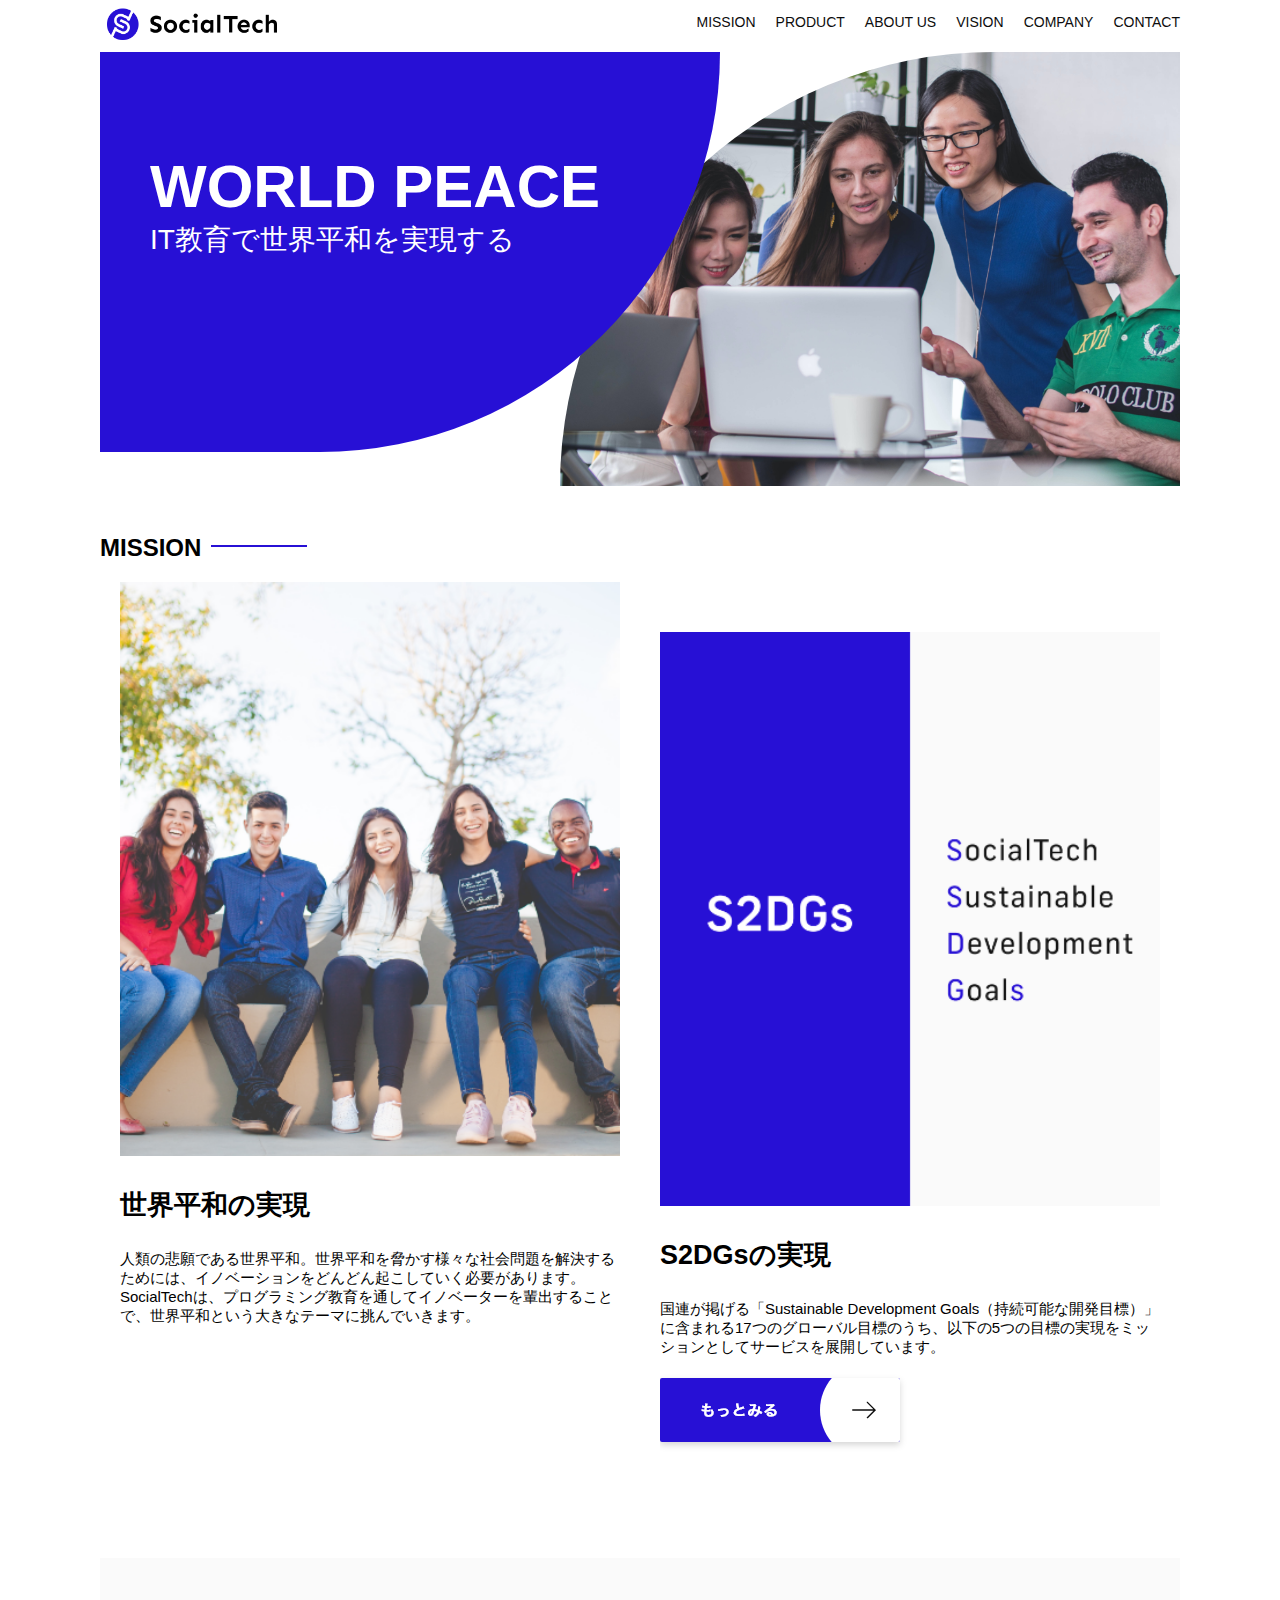
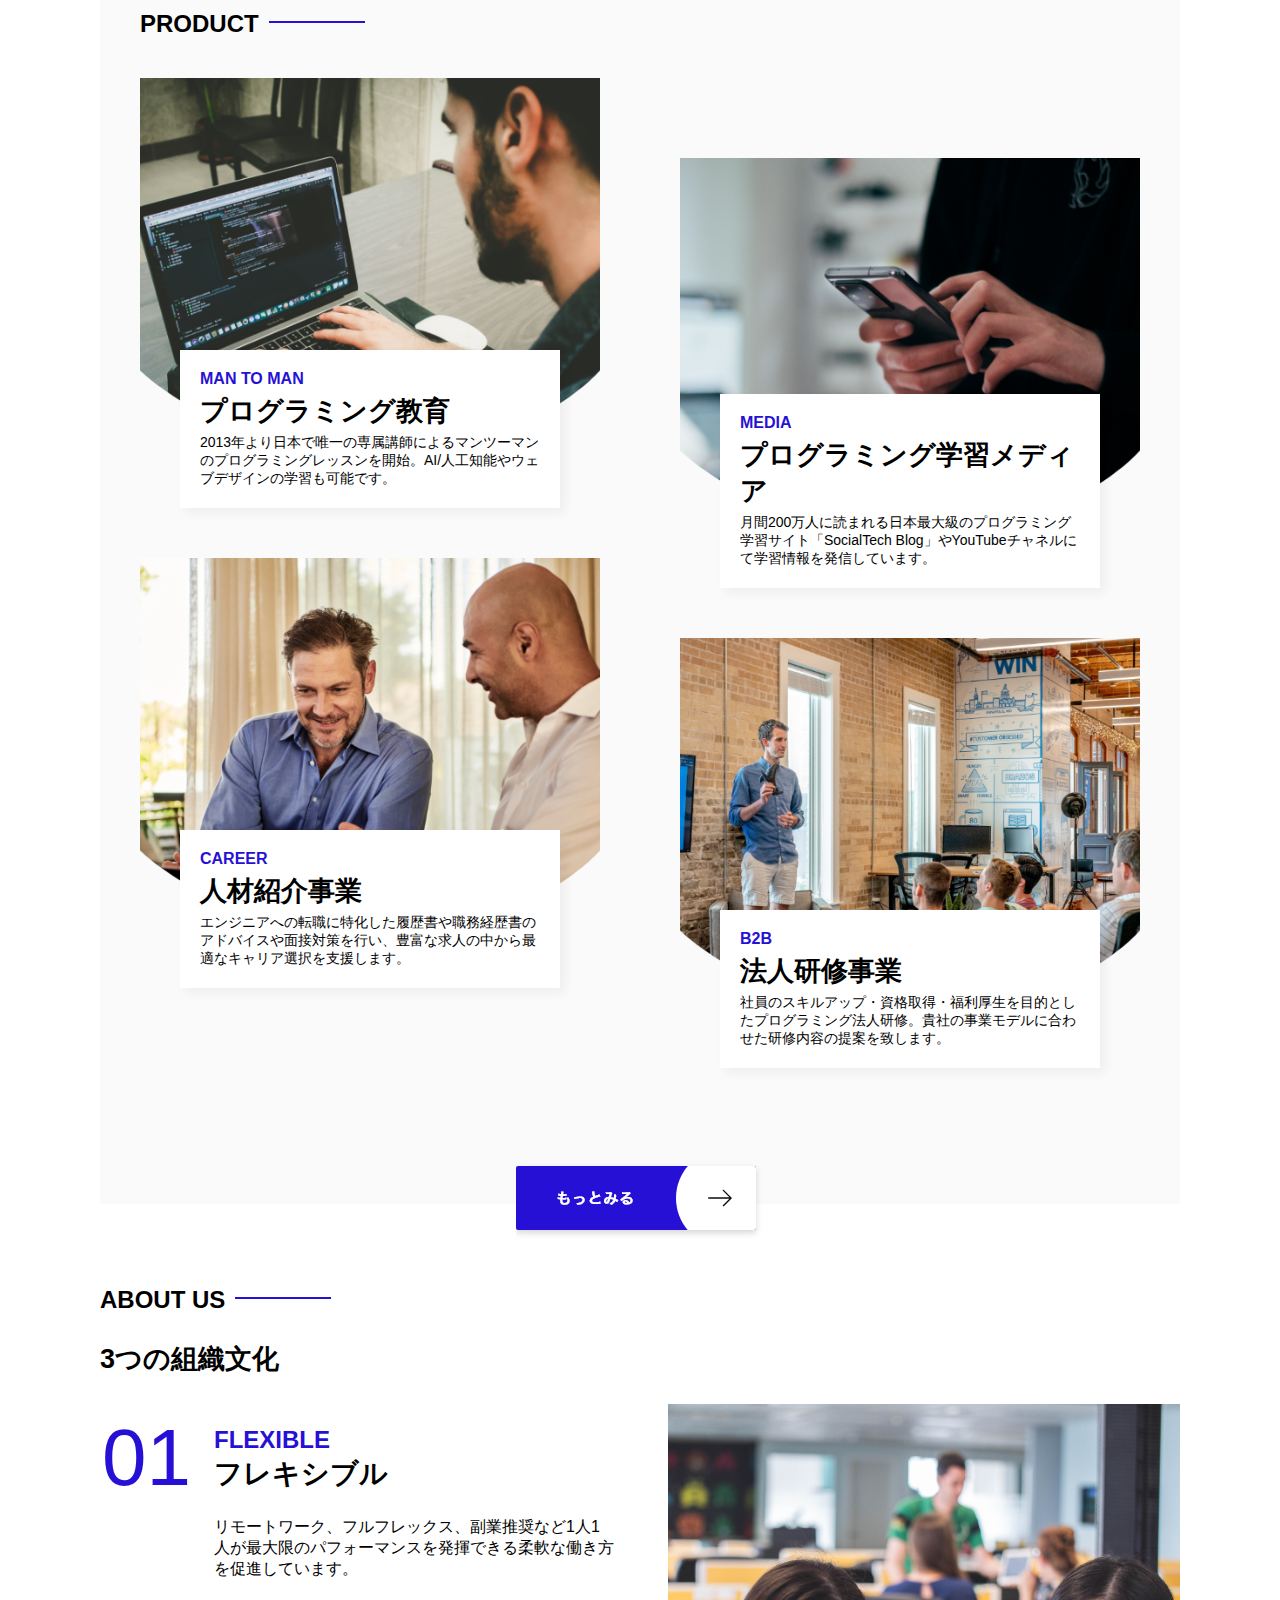
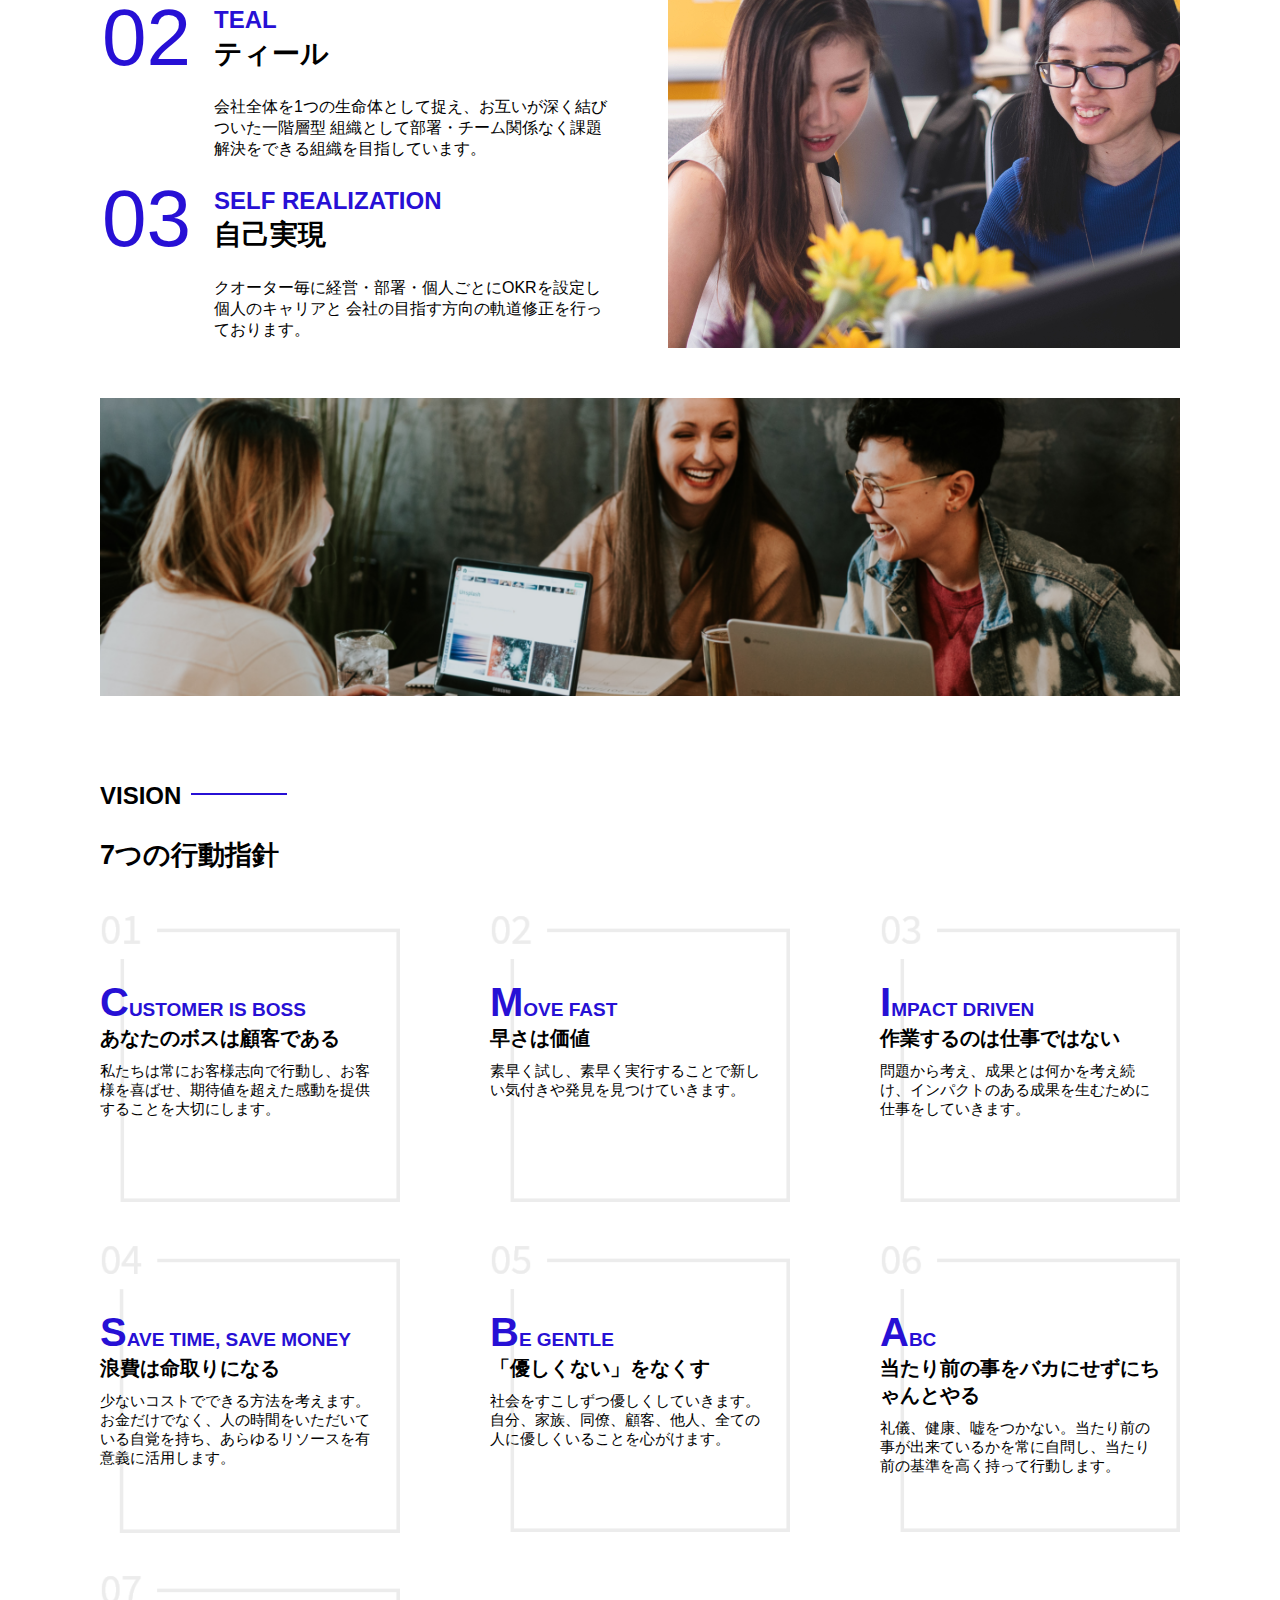
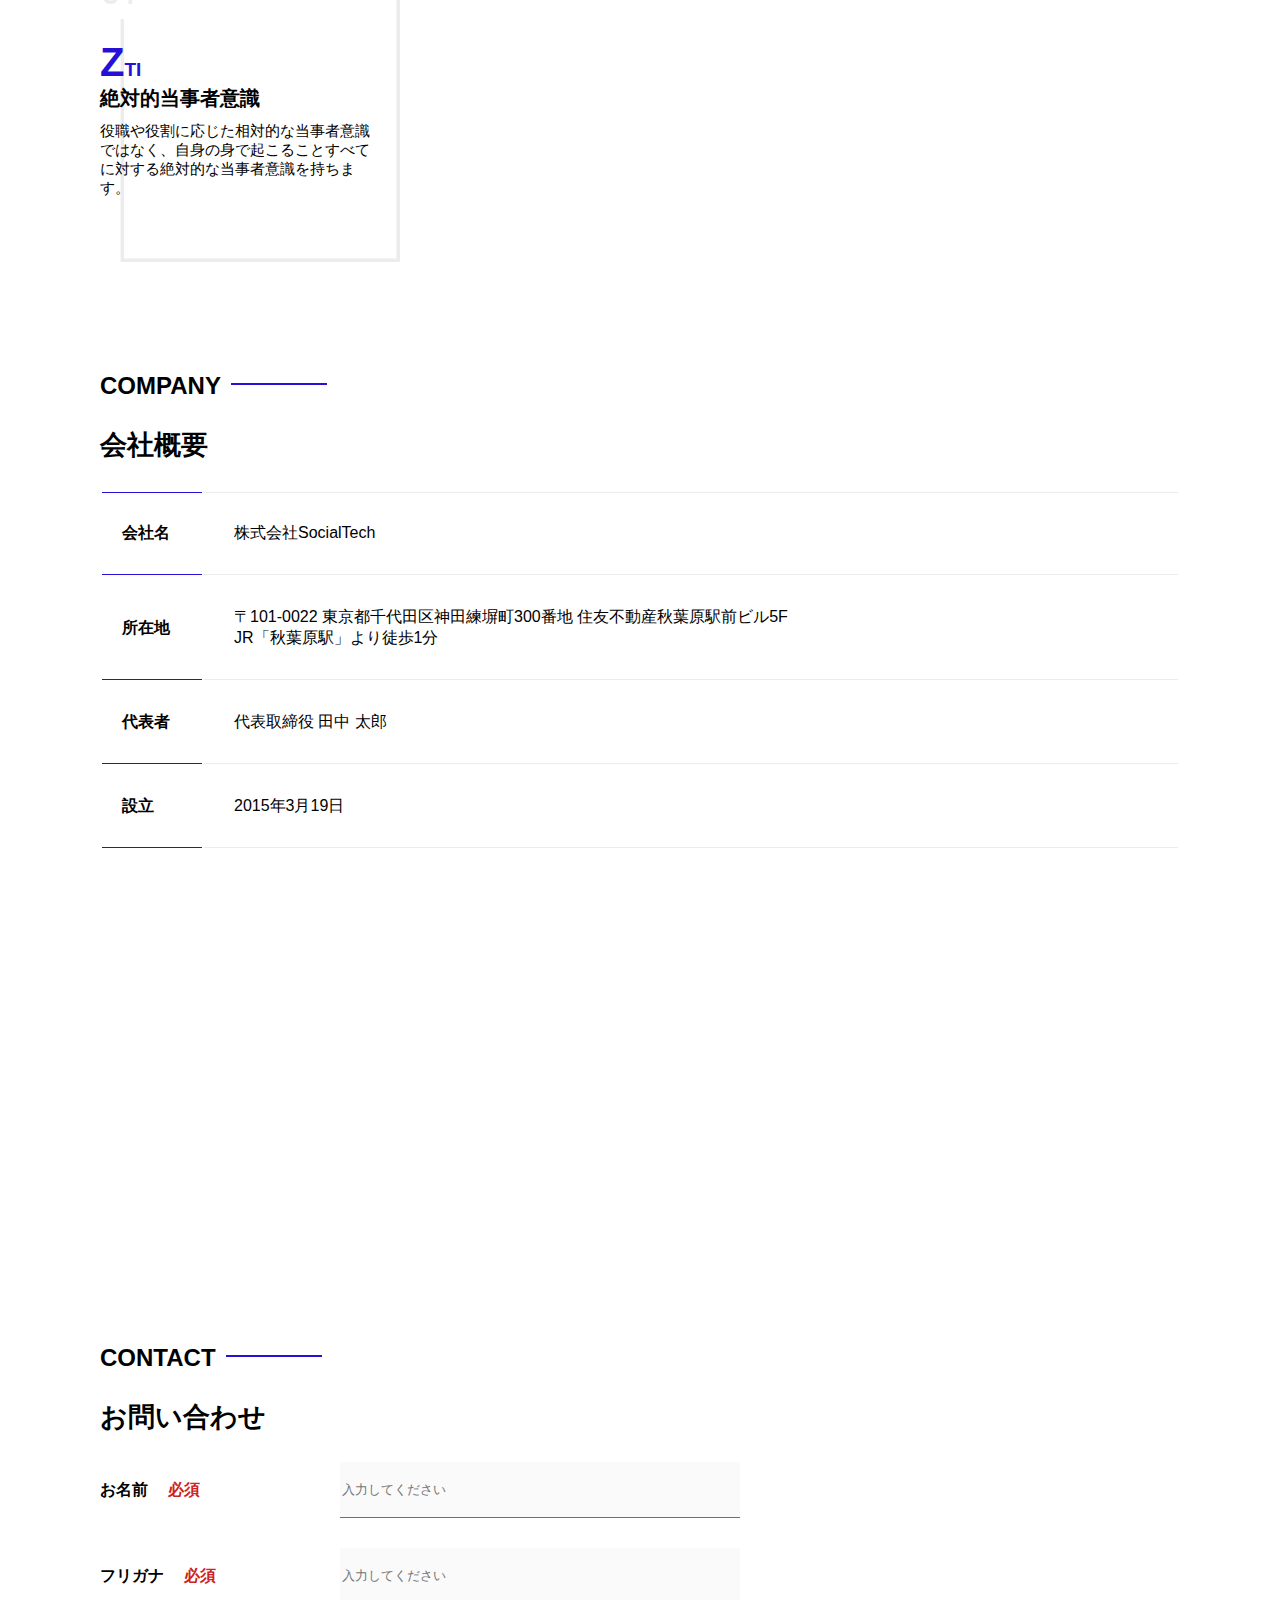
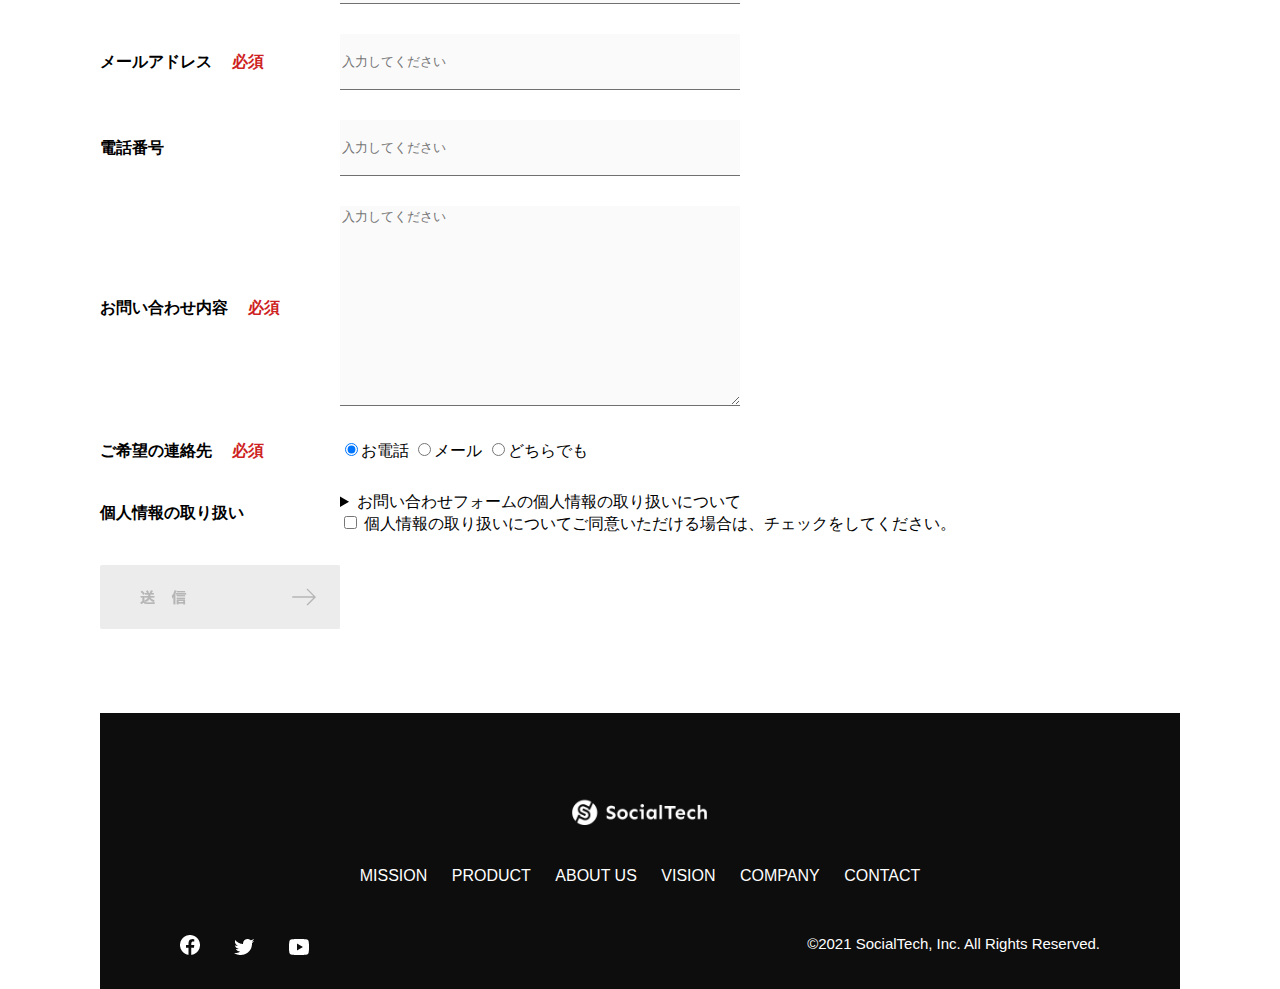
<file: index.html>
<!DOCTYPE html>
<html>
<head>
  <title>SocialTech</title>
  <meta charset="UTF-8">
  <meta name="description" content="SocialTechはEdTech業界のリーディングカンパニーを目指します。">
  <meta name="viewport" content="width=device-width, initial-scale=1.0">
  <link rel="stylesheet" href="style.css">
</head>
<body>
   <!-- ヘッダー -->
   <header>
   <!-- ロゴ -->
   <a href="index.html" id="logo"><img src="images/logo.png" alt="トップページに戻る"></a>
   <!-- PC用ナビゲーション -->
   <nav id="nav-pc">
    <ul>
     <li><a href="mission.html">MISSION</a></li>
     <li><a href="product.html">PRODUCT</a></li>
     <li><a href="index.html#aboutus">ABOUT US</a></li>
     <li><a href="index.html#vision">VISION</a></li>
     <li><a href="index.html#company">COMPANY</a></li>
     <li><a href="index.html#contact">CONTACT</a></li>
    </ul>
   </nav>
   <!-- スマホ用メニューボタン -->
   <button id="menu-sp" onclick="document.getElementById('nav-sp').style.display = 'block'">
    <img src="images/button-menu.png" alt="ナビゲーションを開く">
  </button>
  <!-- スマホ用ナビゲーション -->
  <div id="nav-sp">
    <button id="close" onclick="document.getElementById('nav-sp').style.display = 'none'">
      <img src="images/button-close.png" alt="ナビゲーションを閉じる">
    </button>
    
    <nav>
      <ul>
        <li>
          <a id="logo-sp" href="index.html" onclick="document.getElementById('nav-sp').style.display = 'none'"><img src="images/logo-sp.png" alt="トップページに戻る"></a>
        </li>
        <li><a class="menu" href="mission.html" onclick="document.getElementById('nav-sp').style.display = 'none'">MISSION</a></li>
        <li><a class="menu" href="product.html" onclick="document.getElementById('nav-sp').style.display = 'none'">PRODUCT</a></li>
        <li><a class="menu" href="index.html#aboutus" onclick="document.getElementById('nav-sp').style.display = 'none'">ABOUT US</a></li>
        <li><a class="menu" href="index.html#vision" onclick="document.getElementById('nav-sp').style.display = 'none'">VISION</a></li>
        <li><a class="menu" href="index.html#company" onclick="document.getElementById('nav-sp').style.display = 'none'">COMPANY</a></li>
        <li><a class="menu" href="index.html#contact" onclick="document.getElementById('nav-sp').style.display = 'none'">CONTACT</a></li>
      </ul>
    </nav>
    <div id="sns">
      <a href="https://www.facebook.com/sejuku2013">
        <img src="images/button-facebook.png" alt="Facebookのリンク">
      </a>
      <a href="https://twitter.com/samuraijuku">
        <img src="images/button-twitter.png" alt="Twitterのリンク">
      </a>
      <a href="https://www.youtube.com/channel/UCCFOQO5aDK0xXam4cUQXT8g">
        <img src="images/button-youtube.png" alt="YouTubeのリンク">
      </a>
    </div>
  </div>
   </header>

   <main>
    <article>
      <!-- メインビジュアル -->
      <section id="main-visual">
        <div id="main-message">
          <h1>WORLD PEACE</h1>
          <p>IT教育で世界平和を実現する</p>
        </div>
        <img src="images/index/index-main.png" alt="PCの周りに集まる多国籍の仲間たち">
      </section>

      <!--ミッション-->
      <section id="mission">
        <h2 class="index-h2">MISSION</h2>
        <div id="mission-flex">
          <div>
            <img id="mission-photo" src="images/index/index-mission.png" alt="屋外のベンチで写真を撮影する多国籍の仲間たち">
             <h3>世界平和の実現</h3>
             <p>
               人類の悲願である世界平和。世界平和を脅かす様々な社会問題を解決するためには、イノベーションをどんどん起こしていく必要があります。SocialTechは、プログラミング教育を通してイノベーターを輩出することで、世界平和という大きなテーマに挑んでいきます。
             </p>
          </div>
          <div>
            <img id="s2dgs" src="images/index/s2dgs.png" alt="S2DGs">
             <h3>S2DGsの実現</h3>
             <p>国連が掲げる「Sustainable Development Goals（持続可能な開発目標）」に含まれる17つのグローバル目標のうち、以下の5つの目標の実現をミッションとしてサービスを展開しています。</p>
             <a href="mission.html">
               <img src="images/button-more.png" alt="もっとみる">
             </a>
          </div>
        </div>
      </section>

       <!-- プロダクト -->
       <section id="product">
        <h2 class="index-h2">PRODUCT</h2>
         <div class="product-flex">
          <div id="product-left">
            <div>
              <img class="product-photo" src="images/index/index-mantoman.png" alt="PCでコードを書く男性">
              <div class="product-explain">
                <span>MAN TO MAN</span>
                <h3>プログラミング教育</h3>
                <p>2013年より日本で唯一の専属講師によるマンツーマンのプログラミングレッスンを開始。AI/人工知能やウェブデザインの学習も可能です。</p>
              </div>
            </div>
            <div>
              <img class="product-photo" src="images/index/index-career.png" alt="笑顔で話し合う2人の男性">
              <div class="product-explain">
                <span>CAREER</span>
                <h3>人材紹介事業</h3>
                <p>エンジニアへの転職に特化した履歴書や職務経歴書のアドバイスや面接対策を行い、豊富な求人の中から最適なキャリア選択を支援します。</p>
              </div>
            </div>
          </div>
          <div id="product-right">
            <div>
              <img class="product-photo" src="images/index/index-media.png" alt="スマートフォンを操作する人">
              <div class="product-explain">
                <span>MEDIA</span>
                <h3>プログラミング学習メディア</h3>
                <p>月間200万人に読まれる日本最大級のプログラミング学習サイト「SocialTech Blog」やYouTubeチャネルにて学習情報を発信しています。</p>
              </div>
            </div>
            <div>
              <img class="product-photo" src="images/index/index-b2b.png" alt="講演中の男性とそれを聴く人々">
              <div class="product-explain">
                <span>B2B</span>
                <h3>法人研修事業</h3>
                <p>社員のスキルアップ・資格取得・福利厚生を目的としたプログラミング法人研修。貴社の事業モデルに合わせた研修内容の提案を致します。</p>
              </div>
            </div>
          </div>
        </div>
        <div id="product-more">
          <a href="product.html">
            <img src="images/button-more.png" alt="もっとみる">
          </a> 
          </div>
         </div>
       </section>

       <!---ABOUT US-->
       <section id="aboutus">
        <h2 class="index-h2">ABOUT US</h2>
        <h3>3つの組織文化</h3>
        <div>
          <table class="culture-table">
            <tr>
              <td class="culture-num">01</td>
              <th><span class="culture-en">FLEXIBLE</span><br>フレキシブル</th>
            </tr>
            <tr>
              <td>
                <!--空のセル-->
              </td>
              <td class="culture-description">リモートワーク、フルフレックス、副業推奨など1人1人が最大限のパフォーマンスを発揮できる柔軟な働き方を促進しています。</td>
            </tr>
            <tr>
              <td class="culture-num">02</td>
              <th><span class="culture-en">TEAL</span><br>ティール</th>
            </tr>
            <tr>
              <td>
                <!--空のセル-->
              </td>
              <td class="culture-description">会社全体を1つの生命体として捉え、お互いが深く結びついた一階層型 組織として部署・チーム関係なく課題解決をできる組織を目指しています。</td>
            </tr>
            <tr>
              <td class="culture-num">03</td>
              <th><span class="culture-en">SELF REALIZATION</span><br>自己実現</th>
            </tr>
            <tr>
              <td>
                <!--空のセル-->
              </td>
              <td class="culture-description">クオーター毎に経営・部署・個人ごとにOKRを設定し個人のキャリアと 会社の目指す方向の軌道修正を行っております。</td>
            </tr>
          </table>
          <img class="culture-img" src="images/index/index-aboutus1.png" alt="笑顔で話し合う2人の女性">
        </div>
        <img class="culture-img2" src="images/index/index-aboutus2.png" alt="笑顔で話し合う3人の男女">
      </section>

      <!-- VISION -->
      <section id="vision">
        <h2 class="index-h2">VISION</h2>
        <h3>7つの行動指針</h3>
        <div>
          <div class="vision-box">
            <img src="images/index/vision-01.png" alt="01">
            <div>
              <h4>CUSTOMER IS BOSS</h4>
              <h5>あなたのボスは顧客である</h5>
              <p>私たちは常にお客様志向で行動し、お客様を喜ばせ、期待値を超えた感動を提供することを大切にします。</p>
            </div>
          </div>
          <div class="vision-box">
            <img src="images/index/vision-02.png" alt="02">
            <div>
              <h4>MOVE FAST</h4>
              <h5>早さは価値</h5>
              <p>素早く試し、素早く実行することで新しい気付きや発見を見つけていきます。</p>
            </div>
          </div>
          <div class="vision-box">
            <img src="images/index/vision-03.png" alt="03">
            <div>
              <h4>IMPACT DRIVEN</h4>
              <h5>作業するのは仕事ではない</h5>
              <p>問題から考え、成果とは何かを考え続け、インパクトのある成果を生むために仕事をしていきます。</p>
            </div>
          </div>
          <div class="vision-box">
            <img src="images/index//vision-04.png" alt="04">
            <div>
              <h4>SAVE TIME, SAVE MONEY</h4>
              <h5>浪費は命取りになる</h5>
              <p>少ないコストでできる方法を考えます。お金だけでなく、人の時間をいただいている自覚を持ち、あらゆるリソースを有意義に活用します。</p>
            </div>
          </div>
          <div class="vision-box">
            <img src="images/index/vision-05.png" alt="05">
            <div>
              <h4>BE GENTLE</h4>
              <h5>「優しくない」をなくす</h5>
              <p>社会をすこしずつ優しくしていきます。自分、家族、同僚、顧客、他人、全ての人に優しくいることを心がけます。</p>
            </div>
          </div>
          <div class="vision-box">
            <img src="images/index/vision-06.png" alt="06">
            <div>
              <h4>ABC</h4>
              <h5>当たり前の事をバカにせずにちゃんとやる</h5>
              <p>礼儀、健康、嘘をつかない。当たり前の事が出来ているかを常に自問し、当たり前の基準を高く持って行動します。</p>
            </div>
          </div>
          <div class="vision-box">
            <img src="images/index/vision-07.png" alt="07">
            <div>
              <h4>ZTI</h4>
              <h5>絶対的当事者意識</h5>
              <p>役職や役割に応じた相対的な当事者意識ではなく、自身の身で起こることすべてに対する絶対的な当事者意識を持ちます。</p>
            </div>
          </div>
        </div>
      </section>

      <!-- COMPANY -->
      <section id="company">
        <h2 class="index-h2">COMPANY</h2>
        <h3>会社概要</h3>
        <table id="company-table">
          <tr>
            <th class="tableheader tableheader-first">会社名</th>
            <td class="cell cell-first">株式会社SocialTech</td>
          </tr>
          <tr>
            <th class="tableheader">所在地</th>
            <td class="cell">〒101-0022 東京都千代田区神田練塀町300番地 住友不動産秋葉原駅前ビル5F<br>JR「秋葉原駅」より徒歩1分</td>
          </tr>
          <tr>
            <th class="tableheader">代表者</th>
            <td class="cell">代表取締役 田中 太郎</td>
          </tr>
          <tr>
            <th class="tableheader">設立</th>
            <td class="cell">2015年3月19日</td>
          </tr>
        </table>
        <iframe 
        src="https://www.google.com/maps/embed?pb=!1m18!1m12!1m3!1d3240.0688551336807!2d139.7720776771055!3d35.69992317258124!2m3!1f0!2f0!3f0!3m2!1i1024!2i768!4f13.1!3m3!1m2!1s0x60188fee13660e23%3A0x77137876edf742ac!2z5L2P5Y-L5LiN5YuV55Sj56eL6JGJ5Y6f6aeF5YmN44OT44Or!5e0!3m2!1sja!2sjp!4v1704858013291!5m2!1sja!2sjp" 
        style="border: 0" allowfullscreen="" loading="lazy">
        </iframe>
      </section>

      <!-- お問い合わせフォーム -->
      <section id="contact">
        <h2 class="index-h2">CONTACT</h2>
        <h3>お問い合わせ</h3>
        <form>
          <div>
            <div class="contact-heading">
              <label class="contact-label">お名前<span class="contact-span">必須</span></label>
            </div>
            <div>
              <input type="text" name="name" placeholder="入力してください" class="contact-textbox">
            </div>
          </div>
          <div>
            <div class="contact-heading">
              <label class="contact-label">フリガナ<span class="contact-span">必須</span></label>
            </div>
            <div>
              <input type="text" name="hurigana" placeholder="入力してください" class="contact-textbox">
            </div>
          </div>
          <div>
            <div class="contact-heading">
              <label class="contact-label">メールアドレス<span class="contact-span">必須</span></label>
            </div>
            <div>
              <input type="text" name="email" placeholder="入力してください" class="contact-textbox">
            </div>
          </div>
          <div>
            <div class="contact-heading">
              <label class="contact-label">電話番号</label>
            </div>
            <div>
              <input type="text" name="tel" placeholder="入力してください" class="contact-textbox">
            </div>
          </div>
          <div>
            <div class="contact-heading">
              <label class="contact-label">お問い合わせ内容<span class="contact-span">必須</span></label>
            </div>
            <div>
              <textarea class="contact-textarea" placeholder="入力してください" name="message"></textarea>
            </div>
          </div>
          <div>
            <div class="contact-heading">
              <label class="contact-label">ご希望の連絡先<span class="contact-span">必須</span></label>
            </div>
            <div>
              <input class="radiobutton" type="radio" value="tel" name="contact" checked><label>お電話</label>
              <input class="radiobutton" type="radio" value="mail" name="contact"><label>メール</label>
              <input class="radiobutton" type="radio" value="both" name="contact"><label>どちらでも</label>
            </div>
          </div>

          <div>
            <div class="contact-heading">
              <label class="contact-label">個人情報の取り扱い</label>
            </div>
            <div>
              <details>
                <summary>お問い合わせフォームの個人情報の取り扱いについて</summary>
                <div>
                  <dl>
                    <dt>１．組織の名称又は氏名</dt>
                    <dd>株式会社SocialTech</dd>
                    <dt>２．個人情報保護管理者（若しくはその代理人）の氏名又は職名、所属及び連絡先</dt>
                    <dd>
                      <p>鈴木 一郎 コーポレート部</p>
                      <p>メールアドレス：samurai@example.com</p>
                      <p>TEL：03-1234-5678</p>
                    </dd>
                    <dt>３．個人情報の利用目的</dt>
                    <dd>
                      <ul>
                        <li>本サービス及び本サービスに関連する情報の提供又はそれらに関する連絡のため</li>
                        <li>ユーザーの本人確認のため</li>
                        <li>当社サービスのご案内のため</li>
                        <li>当社の商品等の広告または宣伝（電子メールによるものを含むものとします。）</li>
                      </ul>
                    </dd>
                    <dt>４．個人情報の取り扱い業務の委託</dt>
                    <dd>個人情報の取扱業務の全部または一部を外部に業務委託する場合があります。その際、弊社は、個人情報を適切に保護できる管理体制を敷き実行していることを条件として委託先を厳選したうえで、機密保持契約を委託先と締結し、お客様の個人情報を厳密に管理させます。</dd>
                    <dt>５．個人情報の開示等の請求</dt>
                    <dd>
                      お客様は、弊社に対してご自身の個人情報の開示等（利用目的の通知、開示、内容の訂正・追加・削除、利用の停止または消去、第三者への提供の停止）に関して、当社問合わせ窓口に申し出ることができます。<br>
                      その際、弊社はお客様ご本人を確認させていただいたうえで、合理的な期間内に対応いたします。<br>
                      なお、個人情報に関する弊社問合わせ先は、次の通りです。
                    </dd>
                    <dd>
                      <p>株式会社SocialTech　個人情報問合せ窓口</p>
                      <p>〒150-0043　東京都千代田区神田練塀町300番地 住友不動産秋葉原駅前ビル5F</p>
                      <p>メールアドレス：samurai@example.com　TEL：03-1234-5678</p>
                    </dd>

                    <dt>６．個人情報を提供されることの任意性について</dt>
                    <dd>お客様がご自身の個人情報を弊社に提供されるか否かは、お客様のご判断によりますが、もしご提供されない場合には、適切なサービスが提供できない場合がありますので予めご了承ください。</dd>
                  </dl>
                </div>
              </details>
              <input type="checkbox" name="agree">
              <span>個人情報の取り扱いについてご同意いただける場合は、チェックをしてください。</span>
            </div>
          </div>
          <input type="image" src="images/button-submit.png" alt="送信する">
        </form>
      </section>
    </article>
  </main>

  <footer>
    <div id="footer-logo">
      <img src="images/logo-sp.png" alt="SocialTech">
    </div>
    <div id="footer-link">
      <a href="mission.html">MISSION</a>
      <a href="product.html">PRODUCT</a>
      <a href="index.html#aboutus">ABOUT US</a>
      <a href="index.html#vision">VISION</a>
      <a href="index.html#company">COMPANY</a>
      <a href="index.html#contact">CONTACT</a>
    </div>
    <div id="sns-footer">
      <div class="sns-btns">
        <a href="https://www.facebook.com/sejuku2013"><img src="images/button-facebook.png" alt="Facebookのリンク"></a>
        <a href="https://twitter.com/samuraijuku"><img src="images/button-twitter.png" alt="Twitterのリンク"></a>
        <a href="https://www.youtube.com/channel/UCCFOQO5aDK0xXam4cUQXT8g"><img src="images/button-youtube.png" alt="YouTubeのリンク"></a>
      </div>
      <p id="copyright">&copy;2021 SocialTech, Inc. All Rights Reserved.</p>
    </div>
  </footer>

</body>
</html>
</file>
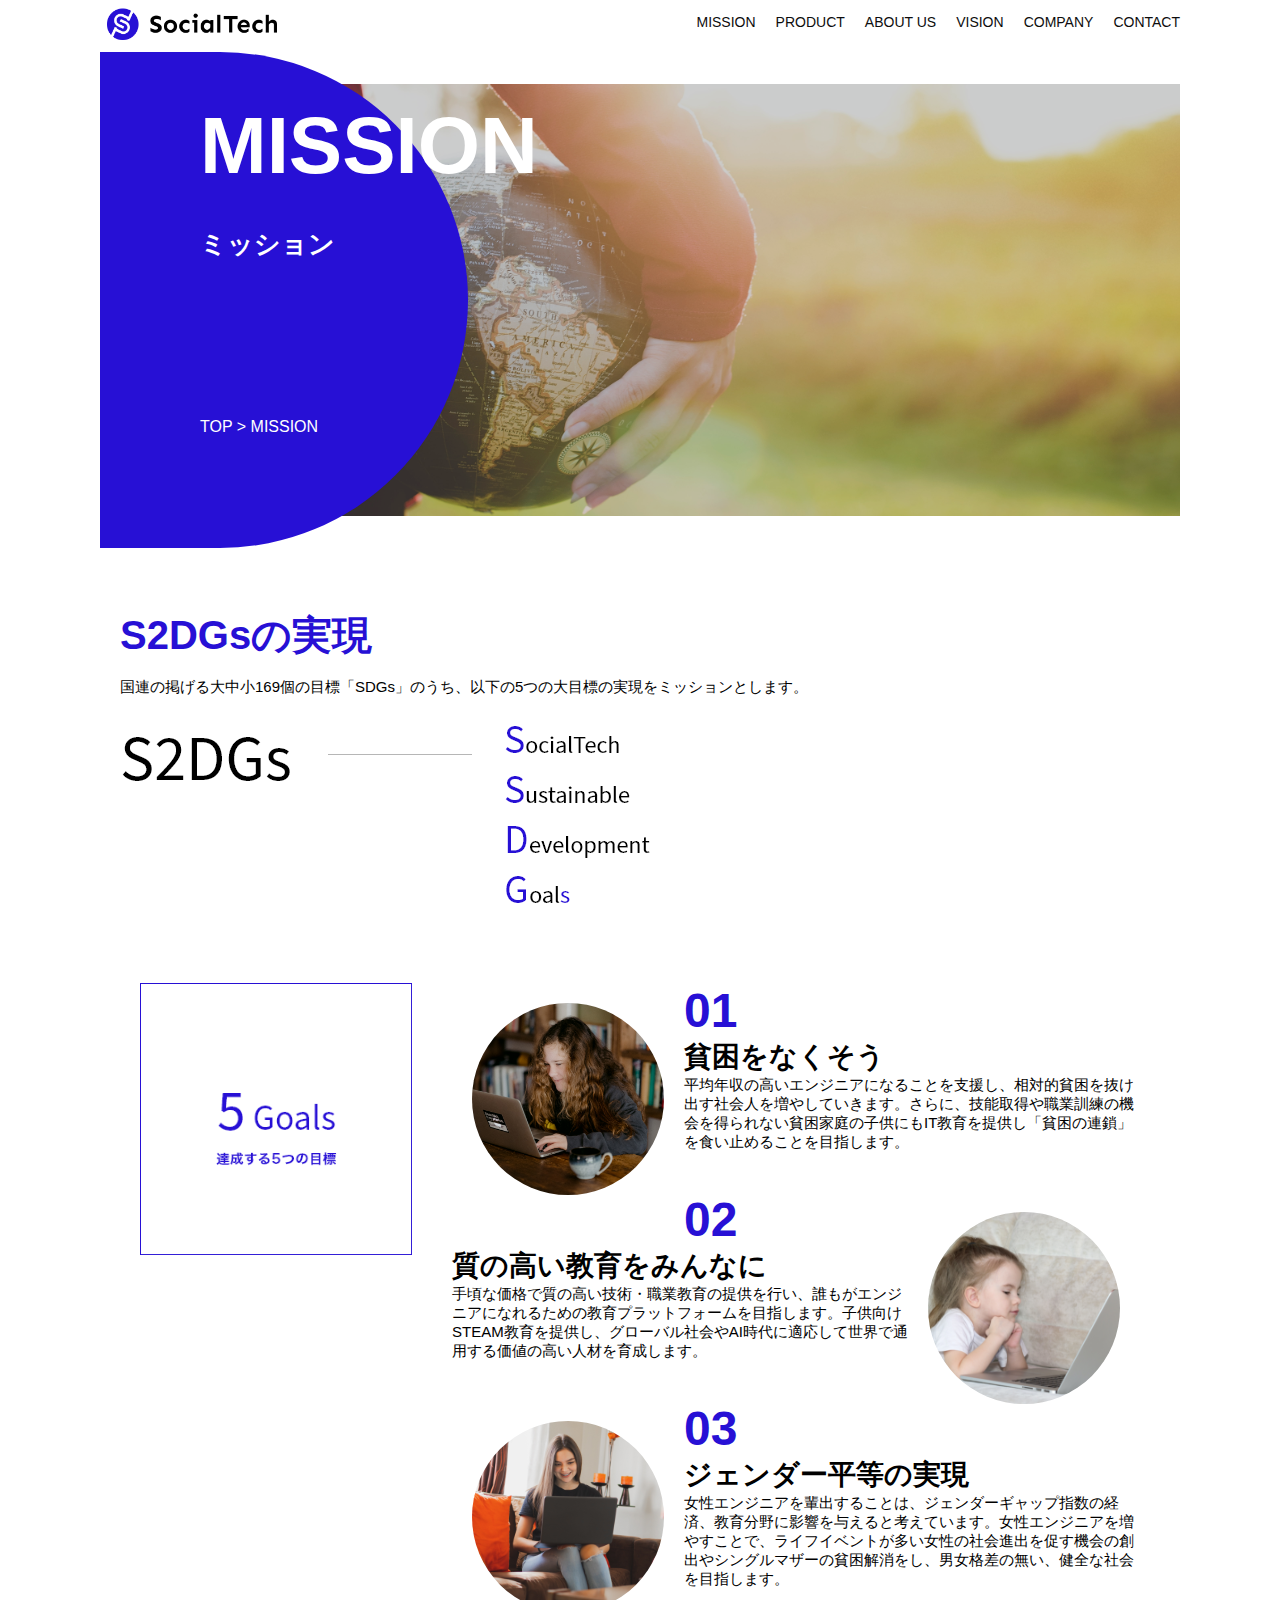
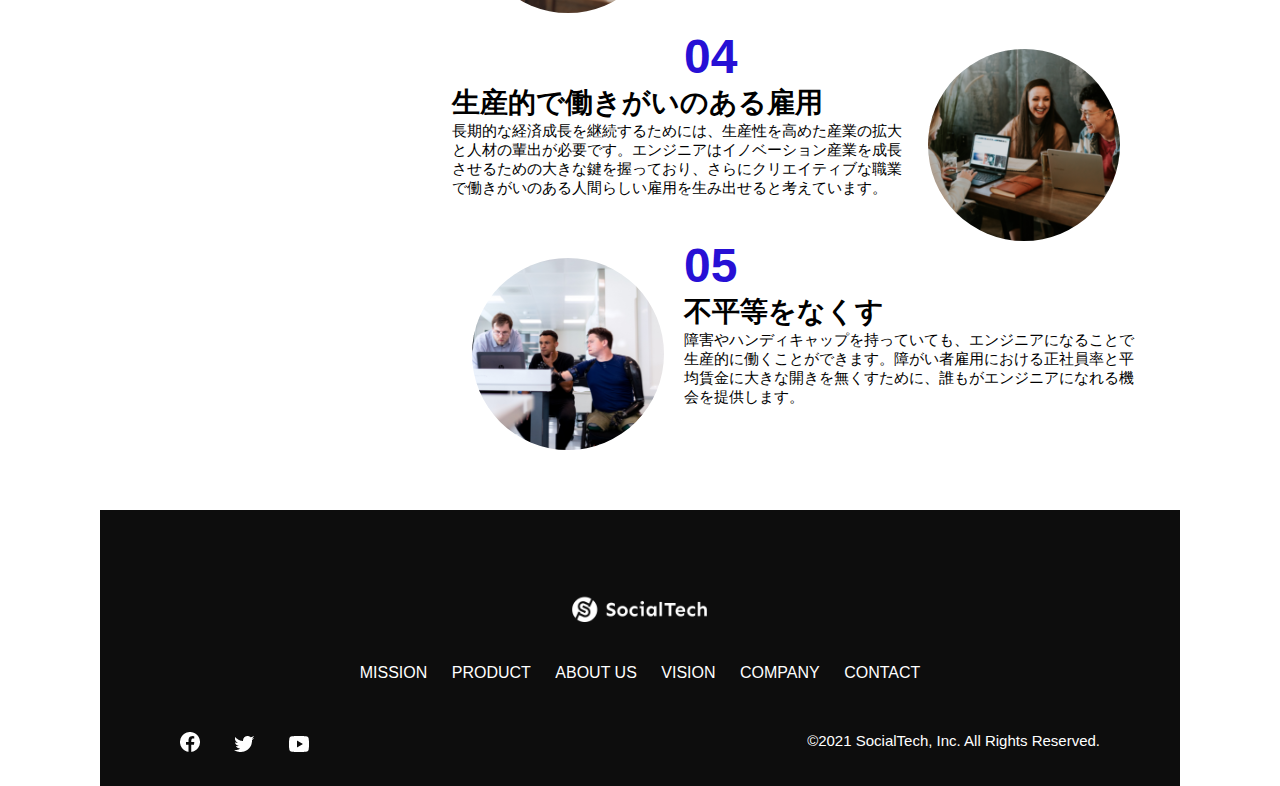
<file: mission.html>
<!DOCTYPE html>
  <html>
    <head>
      <title>SocialTech - MISSION ミッション -</title>
      <meta charset="utf-8">
      <meta name="description" content="SocialTechが目指す5つの目標（S2DGs）を紹介します">
      <meta name="viewport" content="width=device-width, initial-scale=1.0">
      <link rel="stylesheet" href="style.css">
    </head>
  
    <body>
      <!-- ヘッダー -->
      <header>
        <!-- ロゴ -->
        <a href="index.html" id="logo">
          <img src="images/logo.png" alt="トップページに戻る">
        </a>
  
        <!-- PC用ナビゲーション -->
        <nav id="nav-pc">
          <ul>
            <li><a href="mission.html">MISSION</a></li>
            <li><a href="product.html">PRODUCT</a></li>
            <li><a href="index.html#aboutus">ABOUT US</a></li>
            <li><a href="index.html#vision">VISION</a></li>
            <li><a href="index.html#company">COMPANY</a></li>
            <li><a href="index.html#contact">CONTACT</a></li>
          </ul>
        </nav>
  
        <!-- スマホ用メニューボタン -->
        <button id="menu-sp" onclick="document.getElementById('nav-sp').style.display = 'block'">
          <img src="images/button-menu.png" alt="ナビゲーションを開く">
        </button>
  
        <!-- スマホ用ナビゲーション -->
        <div id="nav-sp">
          <button id="close" onclick="document.getElementById('nav-sp').style.display = 'none'">
            <img src="images/button-close.png" alt="ナビゲーションを閉じる">
          </button>
  
          <nav>
            <ul>
              <li>
                <a id="logo-sp" href="index.html" onclick="document.getElementById('nav-sp').style.display = 'none'"><img src="images/logo-sp.png" alt="トップページに戻る"></a>
              </li>
              <li><a class="menu" href="mission.html" onclick="document.getElementById('nav-sp').style.display = 'none'">MISSION</a></li>
              <li><a class="menu" href="product.html" onclick="document.getElementById('nav-sp').style.display = 'none'">PRODUCT</a></li>
              <li><a class="menu" href="index.html#aboutus" onclick="document.getElementById('nav-sp').style.display = 'none'">ABOUT US</a></li>
              <li><a class="menu" href="index.html#vision" onclick="document.getElementById('nav-sp').style.display = 'none'">VISION</a></li>
              <li><a class="menu" href="index.html#company" onclick="document.getElementById('nav-sp').style.display = 'none'">COMPANY</a></li>
              <li><a class="menu" href="index.html#contact" onclick="document.getElementById('nav-sp').style.display = 'none'">CONTACT</a></li>
            </ul>
          </nav>
          <div id="sns">
            <a href="https://www.facebook.com/sejuku2013">
              <img src="images/button-facebook.png" alt="Facebookのリンク">
            </a>
            <a href="https://twitter.com/samuraijuku">
              <img src="images/button-twitter.png" alt="Twitterのリンク">
            </a>
            <a href="https://www.youtube.com/channel/UCCFOQO5aDK0xXam4cUQXT8g">
              <img src="images/button-youtube.png" alt="YouTubeのリンク">
            </a>
          </div>
        </div>
      </header>
  
      <main>
        <article>
          <section id="mission-main">
            <div class="mission-main-inner">
              <div id="mission-title">
                <h1>MISSION<br><span>ミッション</span></h1>
                <p>TOP > MISSION</p>
              </div>
            </div>
          </section>

          <section id="mission-s2dgs">
            <h2 class="mission-h2">S2DGsの実現</h2>
            <p>国連の掲げる大中小169個の目標「SDGs」のうち、以下の5つの大目標の実現をミッションとします。</p>
            <img src="images/mission/mission-s2dgs.png" alt="S2DGs">
          </section>

          <section id="mission-five-goals">
            <div class="five-goals-image">
              <img src="images/mission/mission-5goals.png" alt="5Goals">
            </div>
            <div class="five-goals-read">
              <div>
                <img class="fivegoals-image-left" src="images/mission/mission-5goals01.png" alt="PCを操作する女の子">
                <span class="fivegoals-number">01</span>
                <h3 class="fivegoals-h3">貧困をなくそう</h3>
                <p class="fivegoals-p">平均年収の高いエンジニアになることを支援し、相対的貧困を抜け出す社会人を増やしていきます。さらに、技能取得や職業訓練の機会を得られない貧困家庭の子供にもIT教育を提供し「貧困の連鎖」を食い止めることを目指します。</p>
              </div>
              <div>
                <img class="fivegoals-image-right" src="images/mission/mission-5goals02.png" alt="PCを見つめる小さい女の子">
                <span class="fivegoals-number">02</span>
                <h3 class="fivegoals-h3">質の高い教育をみんなに</h3>
                <p class="fivegoals-p">手頃な価格で質の高い技術・職業教育の提供を行い、誰もがエンジニアになれるための教育プラットフォームを目指します。子供向けSTEAM教育を提供し、グローバル社会やAI時代に適応して世界で通用する価値の高い人材を育成します。</p>
              </div>
              <div>
                <img class="fivegoals-image-left" src="images/mission/mission-5goals03.png" alt="PCを操作する女性">
                <span class="fivegoals-number">03</span>
                <h3 class="fivegoals-h3">ジェンダー平等の実現</h3>
                <p class="fivegoals-p">女性エンジニアを輩出することは、ジェンダーギャップ指数の経済、教育分野に影響を与えると考えています。女性エンジニアを増やすことで、ライフイベントが多い女性の社会進出を促す機会の創出やシングルマザーの貧困解消をし、男女格差の無い、健全な社会を目指します。</p>
              </div>
              <div>
                <img class="fivegoals-image-right" src="images/mission/mission-5goals04.png" alt="笑顔で話し合う3人の男女">
                <span class="fivegoals-number">04</span>
                <h3 class="fivegoals-h3">生産的で働きがいのある雇用</h3>
                <p class="fivegoals-p">長期的な経済成長を継続するためには、生産性を高めた産業の拡大と人材の輩出が必要です。エンジニアはイノベーション産業を成長させるための大きな鍵を握っており、さらにクリエイティブな職業で働きがいのある人間らしい雇用を生み出せると考えています。</p>
              </div>
              <div>
                <img class="fivegoals-image-left" src="images/mission/mission-5goals05.png" alt="障害を持つ男性が生き生きと働く様子">
                <span class="fivegoals-number">05</span>
                <h3 class="fivegoals-h3">不平等をなくす</h3>
                <p class="fivegoals-p">障害やハンディキャップを持っていても、エンジニアになることで生産的に働くことができます。障がい者雇用における正社員率と平均賃金に大きな開きを無くすために、誰もがエンジニアになれる機会を提供します。</p>
              </div>
            </div>
          </section>

        </article>
      </main>
  
      <footer>
        <div id="footer-logo">
          <img src="images/logo-sp.png" alt="SocialTech">
        </div>
        <div id="footer-link">
          <a href="mission.html">MISSION</a>
          <a href="product.html">PRODUCT</a>
          <a href="index.html#aboutus">ABOUT US</a>
          <a href="index.html#vision">VISION</a>
          <a href="index.html#company">COMPANY</a>
          <a href="index.html#contact">CONTACT</a>
        </div>
        <div id="sns-footer">
          <div class="sns-btns">
            <a href="https://www.facebook.com/sejuku2013"><img src="images/button-facebook.png" alt="Facebookのリンク"></a>
            <a href="https://twitter.com/samuraijuku"><img src="images/button-twitter.png" alt="Twitterのリンク"></a>
            <a href="https://www.youtube.com/channel/UCCFOQO5aDK0xXam4cUQXT8g"><img src="images/button-youtube.png" alt="YouTubeのリンク"></a>
          </div>
          <p id="copyright">&copy;2021 SocialTech, Inc. All Rights Reserved.</p>
        </div>
      </footer>
  
    </body>
  </html>
</file>
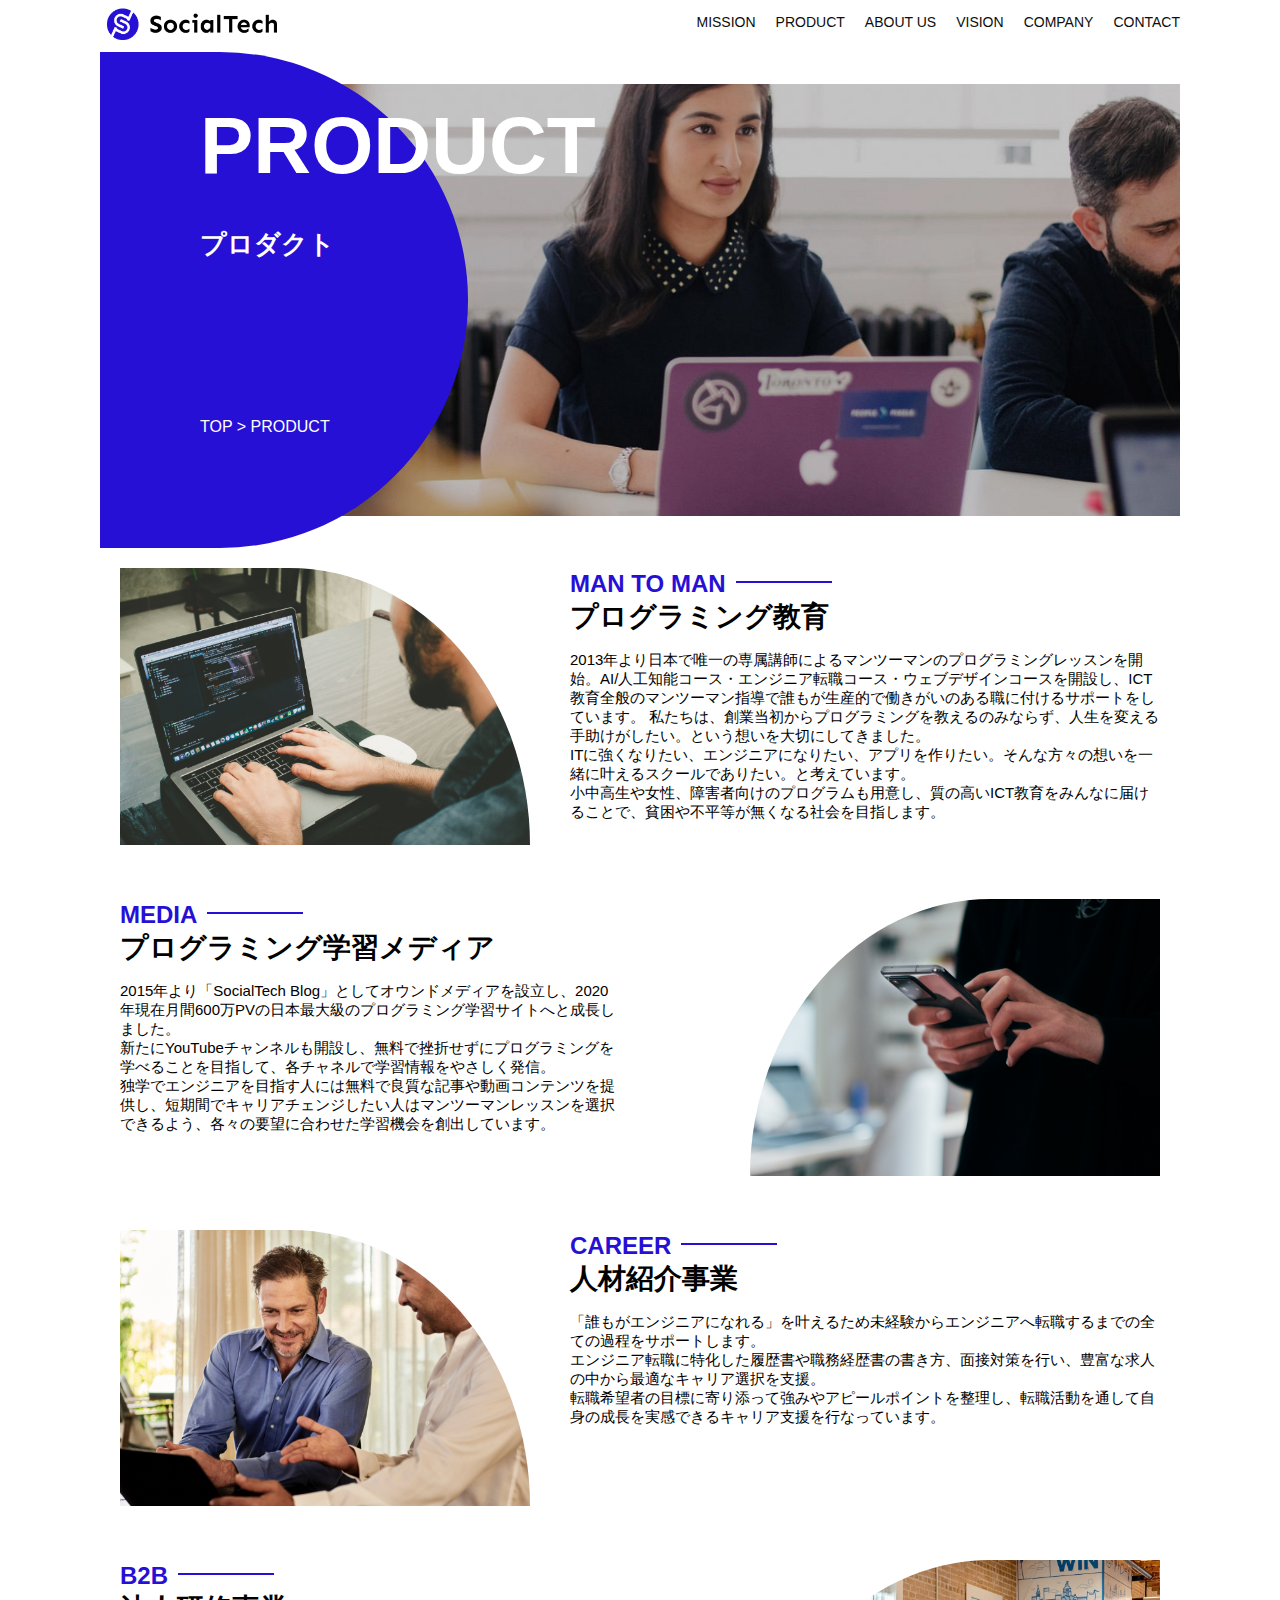
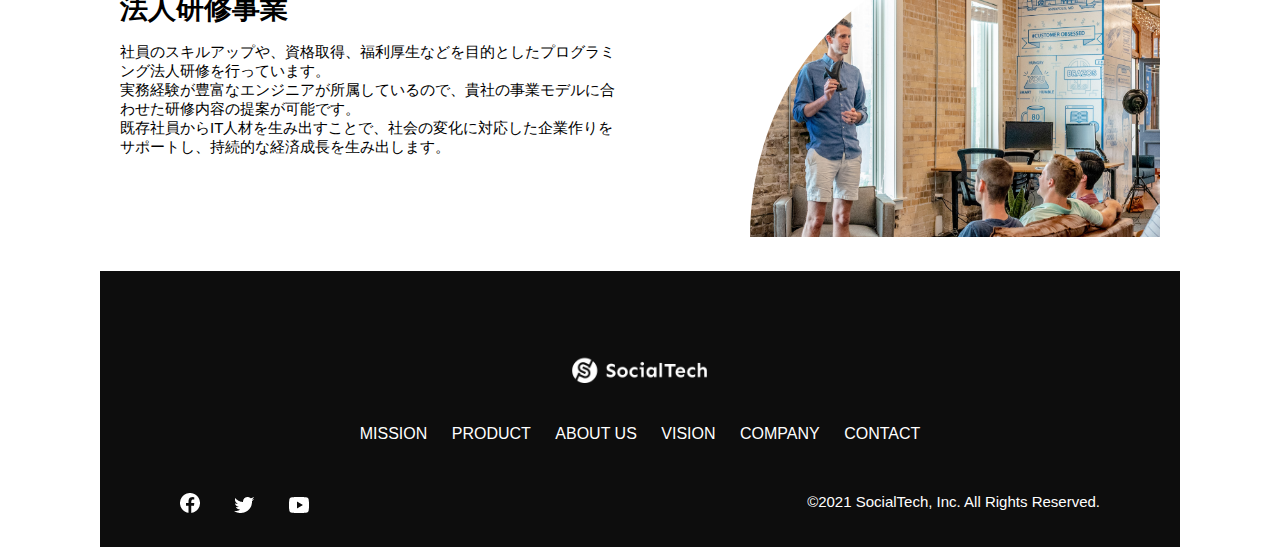
<file: product.html>
<!DOCTYPE html>
  <html>
    <head>
      <title>SocialTech -PRODUCT プロダクト-</title>
      <meta charset="utf-8">
      <meta name="description" content="SocialTechの4つのプロダクトを紹介します">
      <meta name="viewport" content="width=device-width, initial-scale=1.0">
      <link rel="stylesheet" href="style.css">
    </head>
  
    <body>
      <!-- ヘッダー -->
      <header>
        <!-- ロゴ -->
        <a href="index.html" id="logo">
          <img src="images/logo.png" alt="トップページに戻る">
        </a>
  
        <!-- PC用ナビゲーション -->
        <nav id="nav-pc">
          <ul>
            <li><a href="mission.html">MISSION</a></li>
            <li><a href="product.html">PRODUCT</a></li>
            <li><a href="index.html#aboutus">ABOUT US</a></li>
            <li><a href="index.html#vision">VISION</a></li>
            <li><a href="index.html#company">COMPANY</a></li>
            <li><a href="index.html#contact">CONTACT</a></li>
          </ul>
        </nav>
  
        <!-- スマホ用メニューボタン -->
        <button id="menu-sp" onclick="document.getElementById('nav-sp').style.display = 'block'">
          <img src="images/button-menu.png" alt="ナビゲーションを開く">
        </button>
  
        <!-- スマホ用ナビゲーション -->
        <div id="nav-sp">
          <button id="close" onclick="document.getElementById('nav-sp').style.display = 'none'">
            <img src="images/button-close.png" alt="ナビゲーションを閉じる">
          </button>
  
          <nav>
            <ul>
              <li>
                <a id="logo-sp" href="index.html" onclick="document.getElementById('nav-sp').style.display = 'none'"><img src="images/logo-sp.png" alt="トップページに戻る"></a>
              </li>
              <li><a class="menu" href="mission.html" onclick="document.getElementById('nav-sp').style.display = 'none'">MISSION</a></li>
              <li><a class="menu" href="product.html" onclick="document.getElementById('nav-sp').style.display = 'none'">PRODUCT</a></li>
              <li><a class="menu" href="index.html#aboutus" onclick="document.getElementById('nav-sp').style.display = 'none'">ABOUT US</a></li>
              <li><a class="menu" href="index.html#vision" onclick="document.getElementById('nav-sp').style.display = 'none'">VISION</a></li>
              <li><a class="menu" href="index.html#company" onclick="document.getElementById('nav-sp').style.display = 'none'">COMPANY</a></li>
              <li><a class="menu" href="index.html#contact" onclick="document.getElementById('nav-sp').style.display = 'none'">CONTACT</a></li>
            </ul>
          </nav>
          <div id="sns">
            <a href="https://www.facebook.com/sejuku2013">
              <img src="images/button-facebook.png" alt="Facebookのリンク">
            </a>
            <a href="https://twitter.com/samuraijuku">
              <img src="images/button-twitter.png" alt="Twitterのリンク">
            </a>
            <a href="https://www.youtube.com/channel/UCCFOQO5aDK0xXam4cUQXT8g">
              <img src="images/button-youtube.png" alt="YouTubeのリンク">
            </a>
          </div>
        </div>
      </header>
  
      <main>
        <article>
          <section id="product-main">
            <div class="product-main-inner">
              <div id="product-title">
                <h1>PRODUCT<br><span>プロダクト</span></h1>
                <p>TOP > PRODUCT</p>
              </div>
            </div>
          </section>

          <section class="product-section product-section-left">
            <div class="product-section-img">
              <img src="images/product/product-mantoman.png" alt="PCでコードを書く男性">
            </div>
            <div class="product-read">
              <h2 class="product-h2">MAN TO MAN</h2>
              <h3 class="product-h3">プログラミング教育</h3>
              <p>
                2013年より日本で唯一の専属講師によるマンツーマンのプログラミングレッスンを開始。AI/人工知能コース・エンジニア転職コース・ウェブデザインコースを開設し、ICT教育全般のマンツーマン指導で誰もが生産的で働きがいのある職に付けるサポートをしています。 私たちは、創業当初からプログラミングを教えるのみならず、人生を変える手助けがしたい。という想いを大切にしてきました。<br>ITに強くなりたい、エンジニアになりたい、アプリを作りたい。そんな方々の想いを一緒に叶えるスクールでありたい。と考えています。<br>小中高生や女性、障害者向けのプログラムも用意し、質の高いICT教育をみんなに届けることで、貧困や不平等が無くなる社会を目指します。
              </p>
            </div>
          </section>
  
          <section class="product-section product-section-right">
            <div class="product-read">
              <h2 class="product-h2">MEDIA</h2>
              <h3 class="product-h3">プログラミング学習メディア</h3>
              <p>2015年より「SocialTech Blog」としてオウンドメディアを設立し、2020年現在月間600万PVの日本最大級のプログラミング学習サイトへと成長しました。<br>新たにYouTubeチャンネルも開設し、無料で挫折せずにプログラミングを学べることを目指して、各チャネルで学習情報をやさしく発信。<br>独学でエンジニアを目指す人には無料で良質な記事や動画コンテンツを提供し、短期間でキャリアチェンジしたい人はマンツーマンレッスンを選択できるよう、各々の要望に合わせた学習機会を創出しています。</p>
            </div>
            <div class="product-section-img">
              <img src="images/product/product-media.png" alt="スマートフォンを操作する人">
            </div>
          </section>
  
          <section class="product-section product-section-left">
            <div class="product-section-img">
              <img src="images/product/product-career.png" alt="笑顔で話し合う2人の男性">
            </div>
            <div class="product-read">
              <h2 class="product-h2">CAREER</h2>
              <h3 class="product-h3">人材紹介事業</h3>
              <p>「誰もがエンジニアになれる」を叶えるため未経験からエンジニアへ転職するまでの全ての過程をサポートします。<br>エンジニア転職に特化した履歴書や職務経歴書の書き方、面接対策を行い、豊富な求人の中から最適なキャリア選択を支援。<br>転職希望者の目標に寄り添って強みやアピールポイントを整理し、転職活動を通して自身の成長を実感できるキャリア支援を行なっています。<br></p>
            </div>
          </section>
  
          <section class="product-section product-section-right">
            <div class="product-read">
              <h2 class="product-h2">B2B</h2>
              <h3 class="product-h3">法人研修事業</h3>
              <p>社員のスキルアップや、資格取得、福利厚生などを目的としたプログラミング法人研修を行っています。<br>実務経験が豊富なエンジニアが所属しているので、貴社の事業モデルに合わせた研修内容の提案が可能です。<br>既存社員からIT人材を生み出すことで、社会の変化に対応した企業作りをサポートし、持続的な経済成長を生み出します。</p>
            </div>
            <div class="product-section-img">
              <img src="images/product/product-b2b.png" alt="講演中の男性とそれを聴く人々">
            </div>
          </section>





        </article>
      </main>
  
      <footer>
        <div id="footer-logo">
          <img src="images/logo-sp.png" alt="SocialTech">
        </div>
        <div id="footer-link">
          <a href="mission.html">MISSION</a>
          <a href="product.html">PRODUCT</a>
          <a href="index.html#aboutus">ABOUT US</a>
          <a href="index.html#vision">VISION</a>
          <a href="index.html#company">COMPANY</a>
          <a href="index.html#contact">CONTACT</a>
        </div>
        <div id="sns-footer">
          <div class="sns-btns">
            <a href="https://www.facebook.com/sejuku2013"><img src="images/button-facebook.png" alt="Facebookのリンク"></a>
            <a href="https://twitter.com/samuraijuku"><img src="images/button-twitter.png" alt="Twitterのリンク"></a>
            <a href="https://www.youtube.com/channel/UCCFOQO5aDK0xXam4cUQXT8g"><img src="images/button-youtube.png" alt="YouTubeのリンク"></a>
          </div>
          <p id="copyright">&copy;2021 SocialTech, Inc. All Rights Reserved.</p>
        </div>
      </footer>
      
    </body>
  </html>
</file>
<file: style.css>
/* PC、スマホ共通スタイル */
* {
  box-sizing: border-box;
}

p {
  font-size: 15px;
}

body {
  max-width: 1080px;
  margin: 0 auto 0 auto;
  font-family: "Source Sans Pro", "Hiragino Kaku Gothic ProN", Meiryo, Arial, sans-serif;
}
 
/* ヘッダー */
header {
  display: flex;
  justify-content: space-between;
}

/* ナビゲーションのレイアウト */
#nav-pc {
  font-size: 14px;
}

#nav-pc ul {
  display: flex;
  padding-left: 0;
}

#nav-pc li {
  list-style: none;
}

/* ナビゲーションのリンクの装飾設定 */
#nav-pc a {
  text-decoration: none;
  margin-left: 20px;
  color: #0d0d0d;
}

#nav-pc a:hover {
  text-decoration: underline;
}

/* スマホ用ナビを非表示 */
#nav-sp,
#menu-sp {
  display: none;
}

/* メインビジュアル*/
#main-visual {
  position: relative;
  height: 400px;
}

#main-message {
  position: absolute;
  top: 0;
  left: 0;
  background-color: #2710d5;
  color: #ffffff;
  border-radius: 0 0 476px 0;
  max-width: 620px;
  height: 100%;
  width: 100%;
  z-index: 11;
}

#main-message > h1 {
  font-size: 60px;
  margin: 100px 0 0 50px;
}

#main-message > p { 
  font-size: 28px;
  margin: 0 0 0 50px;
}

#main-visual > img {
  max-width: 620px;
  border-radius: 476px 0 0 0;
  position: absolute;
  top: 0;
  right: 0;
  z-index: 10;
}

/* 見出し */
h2 {
  margin: 40px 0 0 0;
}

h2::after {
  content: url("images/line.png");
  margin-left: 10px;
}

h3 {
  font-size: 27px;
}

 /* ミッション */
#mission {
  margin: 80px auto 80px auto;
}

#mission-flex {
  display: flex;
}

#mission-flex > div {
  width: 50%;
  margin: 20px;
}

#mission-photo {
  width: 100%;
}

#s2dgs {
  margin-top: 50px;
  width: 100%;
}

/* プロダクト */
#product {
  background-color: #fafafa;
  margin: 80px 0 80px 0;
  padding: 10px 40px 0px 40px;
}

/* 外枠 */
#product .product-flex {
  margin-top: 40px;
  display: flex;
}

/* 左のカラム */
#product-left {
  width: 50%;
  margin-right: 20px;
}

/* 右のカラム */
#product-right {
  width: 50%;
  margin-left: 20px;
  margin-top: 80px;
}

/* 画像＋説明の枠 */
#product-left > div {
  position: relative;
  height: 480px;
  margin-right: 20px;
}

#product-right > div {
  position: relative;
  height: 480px;
  margin-left: 20px;
}

/* 画像 */
.product-photo {
  width: 100%;
}

/* 説明文の枠 */
.product-explain {
  background-color: #ffffff;
  position: absolute;
  left: 0;
  bottom: 50px;
  margin: 0 40px 0 40px;
  padding: 20px;
  box-shadow: 5px 5px 10px rgba(0, 0, 0, 0.05);
}
  
/* 説明文の英語 */
.product-explain > span {
  color: #2710d5;
  font-weight: bold;
  font-size: 16px;
  margin: 0;
}
  
/* 説明文の見出し */
.product-explain > h3 {
  margin: 5px 0 5px 0;
}
  
/* 説明文 */
.product-explain > p {
  font-size: 14px;
  margin: 0;
}
  
/* もっと見るボタン */
#product-more {
  text-align: center;
}
  
#product-more a {
  position: relative;
  bottom: -42px;
}

/* ABOUT US */
#aboutus {
  margin: 80px auto 80px auto;
}
  
/* 3つの組織文化と画像を入れる枠 */
#aboutus > div {
  display: flex;
}

/* 画像 */
.culture-img {
  width: 50%;
  align-self: flex-start
}
  
.culture-img2 {
  margin-top: 50px;
  width: 100%;
}

/* 3つの組織文化の表 */
.culture-table {
  margin-right: 50px;
}

 /* 番号 */
 .culture-num {
  font-size: 80px;
  color: #2710d5;
  padding: 0 20px 0 0;
}

/* 見出し */
.culture-table th {
  text-align: left;
  font-size: 28px;
  font-weight: bold;
}

/* 組織文化英語 */
.culture-en {
  color: #2710d5;
  font-size: 24px;
}

/* 説明文 */
.culture-description {
  margin: 0;
}

/* ビジョン */
#vision {
  margin: 80px auto 80px auto;
}

/* セクション内の外枠*/
#vision > div {
  display: flex;
  justify-content: space-between;
  flex-wrap: wrap;
}

/*7つの行動指針の枠*/
.vision-box {
  width: 300px;
  height: 300px;
  margin-bottom: 30px;
  position: relative;
}

.vision-box > img {
  width: 100%;
  position: relative;
  z-index: 30;
}

.vision-box > div {
  position: absolute;
  top: 0;
  left: 0;
  z-index: 31;
  margin-right: 20px;
}

.vision-box > div > h4 {
  color: #2710d5;
  font-size: 19px;
  margin: 80px 0 0 0;
}

.vision-box > div > h4::first-letter {
  font-size: 40px;
}

.vision-box > div > h5 {
  font-size: 20px;
  margin: 0 0 0 0;
}

.vision-box > div > p {
  margin: 10px 0 0 0;
}

/* 会社概要 */
#company {
  margin: 80px auto 80px auto;
}

#company-table {
  width: 100%;
}

.tableheader {
  text-align: left;
  padding: 20px;
  border-bottom-color: #2710d5;
  border-bottom-width: 1px;
  border-bottom-style: solid;
  width: 100px;
}

.tableheader-first {
  border-top-color: #2710d5;
  border-top-width: 1px;
  border-top-style: solid;
}

.cell {
  padding: 30px;
  border-bottom-color: #ececec;
  border-bottom-width: 1px;
  border-bottom-style: solid;
}

.cell-first {
  border-top-color: #ececec;
  border-top-width: 1px;
  border-top-style: solid;
}

#company > iframe {
  width: 100%;
  height: 368px;
  margin-top: 40px;
}

/* お問い合わせ */
#contact {
  margin: 80px auto 80px auto;
}

/* 外枠 */
#contact > form > div {
  display: flex;
  flex-direction: row;
  flex-wrap: wrap;
  padding-bottom: 30px;
}

/* 左列の見出し */
.contact-heading {
  width: 240px;
  align-self: center;
}
/* 見出しのラベル */
.contact-label {
  font-weight: bold;
}
/* 必須 */
.contact-span {
  color: #ce2222;
  margin: 0 0 0 20px;
  font-weight: bold;
}

/* テキストボックス */
.contact-textbox {
  border-top: 0px;
  border-left: 0px;
  border-right: 0px;
  border-bottom-width: 1px;
  border-bottom-color: #707070;
  border-style: solid;
  background-color: #fafafa;
  width: 400px;
  height: 56px;
}

/* お問い合わせ内容のテキストエリア */
.contact-textarea {
  border-top: 0px;
  border-left: 0px;
  border-right: 0px;
  border-bottom-width: 1px;
  border-bottom-color: #707070;
  background-color: #fafafa;
  width: 400px;
  height: 200px;
}

/* 個人情報の取り扱い */
#contact dt {
  font-weight: bold;
}

#contact dd {
  margin: 0 0 16px 0;
}

#contact dd p {
  margin: 0;
}

#contact dd ul {
  padding-left: 0;
}

#contact dd li {
  margin-bottom: 0;
  list-style: none;
}

/* フッター */
footer {
  background-color: #0d0d0d;
  text-align: center;
  padding: 80px 80px 30px 80px;
}

#footer-logo {
  margin-bottom: 30px;
}

#footer-link {
  margin-bottom: 50px;
}

#footer-link > a {
  text-decoration: none;
  margin: 10px;
  color: #ffffff;
}

#footer-link > a:hover {
  text-decoration: underline;
}

#sns-footer {
  display: flex;
  justify-content: space-between;
  text-align: left;
}

#sns-footer a {
  margin-right: 30px;
}

#copyright {
  color: #ffffff;
  margin: 0;
}

/* mission.html用スタイル */
  /* ミッションのメインビジュアル */
  .mission-main-inner {
    background-image: url("images/mission/mission-main.png");
    background-repeat: no-repeat;
    background-position-y: center;
  }
  
  #mission-title {
    background-color: #2710d5;
    width: 368px;
    color: #ffffff;
    height: 496px;
    border-radius: 0 248px 248px 0;
    position: relative;
  }
  
  #mission-title h1 {
    position: absolute;
    top: 0;
    left: 100px;
    font-size: 80px;
    line-height: 1;
  }
  
  #mission-title h1 span {
    font-size: 26px;
  }
  
  #mission-title > p {
    position: absolute;
    top: 350px;
    left: 100px;
    font-size: 16px;
  }

  /* ミッションページ　S2DGSの設定 */
  #mission-s2dgs {
    padding: 20px;
  }
  
  .mission-h2 {
    color: #2710d5;
    font-size: 40px;
  }
  
  .mission-h2::after {
    content: none;
  }

  /* ミッションページ　5つのゴールの設定 */
  #mission-five-goals {
    padding: 20px;
    display: flex;
  }
  
  #mission-five-goals .five-goals-image {
    width: 30%;
    padding: 20px;
  }
  
  #mission-five-goals .five-goals-image img {
    width: 100%;
  }
  
  #mission-five-goals .five-goals-read {
    width: 70%;
    padding: 20px;
  }
  
  #mission-five-goals .five-goals-read > div {
    margin-bottom: 40px;
  }
  
  .fivegoals-image-right {
    float: right;
    margin: 20px;
  }
  
  .fivegoals-image-left {
    float: left;
    margin: 20px;
  }
  
  .fivegoals-number {
    color: #2710d5;
    font-size: 48px;
    font-weight: bold;
    margin: 0;
  }
  
  .fivegoals-h3 {
    font-size: 28px;
    margin: 0;
  }
  
  .fivegoals-p {
    margin: 0;
  }

  /* プロダクトページ */
  .product-main-inner {
    background-image: url("images/product/product-main.png");
    background-repeat: no-repeat;
    background-position-y: center;
  }
  
  #product-title {
    background-color: #2710d5;
    width: 368px;
    color: #ffffff;
    height: 496px;
    border-radius: 0 248px 248px 0;
    position: relative;
  }
  
  #product-title h1 {
    position: absolute;
    top: 0;
    left: 100px;
    font-size: 80px;
    line-height: 1;
  }
  
  #product-title h1 span {
    font-size: 26px;
  }
  
  #product-title > p {
    position: absolute;
    top: 350px;
    left: 100px;
    font-size: 16px;
  }

  /* セクション */
  .product-section {
    display: flex;
    padding: 20px 20px 0;
  }
  
  .product-section .product-section-img {
    width: 450px;
  }
  
  /* 左が画像のセクション*/
  .product-section-left .product-section-img img {
    width: 100%;
    padding: 0 40px 30px 0;
    border-radius: 0 432px 0 0;
  }
  
  .product-section-left .product-read {
    width: 50%;
    flex-grow: 1;
  }
  
  .product-section-left .product-read p {
    margin-bottom: 0;
  }
  
  /* 右が画像のセクション*/
  .product-section-right {
    justify-content: space-between;
  }
  
  .product-section-right .product-section-img img {
    width: 100%;
    padding: 0 0 30px 40px;
    border-radius: 432px 0 0 0;
  }
  
  .product-section-right .product-read {
    width: 500px;
  }
  
  .product-h2 {
    color: #2710d5;
    font-size: 24px;
    margin: 0;
  }
  
  .product-h3 {
    font-size: 28px;
    margin: 0;
  }



/*====================
   スマートフォン用のスタイル
=====================*/
@media screen and (max-width: 767px) {
  /* PC用ナビゲーション非表示 */
  #nav-pc {
    display: none;
  }

  /* ハンバーガーメニュー */
  #menu-sp {
    display: block;
    background-color: transparent;
    float: right;
    padding: 0;
    border: none;
  }

  /* スマホ用ナビゲーションの表示切替*/
  /* 初期状態、レイアウトと非表示設定 */
  #nav-sp {
    background-color: #2710d5;
    position: fixed;
    left: 0;
    top: 0;
    height: 100%;
    width: 100%;
    display: none;
    z-index: 1000;
  }

  /* ×ボタン */
  #close {
    position: absolute;
    top: 20px;
    right: 20px;
    background-color: transparent;
    border: none;
  }

  #nav-sp nav ul {
    padding-left: 0;
  }

  #nav-sp nav li {
    list-style: none;
  }

  /* ナビゲーションメニュー用ロゴ */
  #logo-sp {
    margin: 80px 0 30px 20px;
  }

  /* ナビゲーションのリンクの装飾設定 */
  #nav-sp nav a {
    display: block;
    color: #ffffff;
  }

  #nav-sp nav a:hover {
    text-decoration: underline;
  }

  #nav-sp .menu {
    text-decoration: none;
    margin: 0 20px 0 20px;
    height: 44px;
    font-size: 16px;
    background-image: url(/Users/saki/Desktop/arrow.png);
    background-repeat: no-repeat;
    background-position: right top;
  }

  #sns {
    position: absolute;
    bottom: 20px;
    left: 20px;
  }

  #sns > a {
    margin-right: 30px;
  }

  /* メインビジュアル */
  #main-visual {
    position: relative;
    height: 470px;
  }

  #main-visual > div {
    text-align: center;
    height: 280px;
  }

  #main-visual h1 {
    font-size: 28px;
    margin: 90px 0 0 0;
  }

  #main-visual > div > p {
    margin: 0;
    font-size: 15px;
  }

  #main-visual > img {
    width: 100%;
    border-radius: 476px 0 0 0;
    top: auto;
    bottom: 0;
  }
  
  /*見出し*/
  h2 {
    margin: 15px 0 15px 0;
  }
  
  h3 {
    font-size: 24px;
    margin: 10px 0 0 0;
  }

  /* ミッション */
  #mission {
    margin: 20px 0 20px 0;
    padding: 0 20px 0 20px;
  }

  #mission-flex {
    flex-direction: column;
  }

  #mission-flex > div {
    width: 100%;
    margin: 0;
  }

  /* プロダクト */
  #product {
    margin: 0;
    padding: 10px 20px 0 20px;
  }

  /* 外枠 */
  #product .product-flex {
    flex-direction: column;
    margin-top: 0;
  }

  /* 左右のカラム　スマホでは縦並び */
  #product-left,
  #product-right {
    width: 100%;
    margin: 0;
  }

  /*  画像＋説明の枠 */
  #product-left > div,
  #product-right > div {
    height: auto;
    margin: 0px;
  }

  /* 説明文の枠 */
  .product-explain {
    position: relative;
    margin: 0px;
  }

  .product-explain > h3 {
    margin: 10px 0 10px 0;
    font-size: 24px;
  }

  /* もっと見るボタン */
  #product-more {
    text-align: left;
  }

  /* ABOUT US */
  #aboutus {
    margin: 80px 20px 80px 20px;
  }

  #aboutus > div {
    flex-direction: column;
  }

  .culture-table th {
    font-size: 16px;
  }

  .culture-table {
    margin-right: 0;
    padding-right: 20px;
    order: 2;
  }

  .culture-img {
    width: 100%;
    order: 1;
  }

  .culture-img2 {
    margin-top: 0;
  }

  .culture-num {
    padding: 0;
  }

  .culture-description {
    margin: 0;
  }

  /* ビジョン */
  #vision {
    margin: 80px 20px 80px 20px;
  }

  .vision-box > img {
    position: absolute;
    top: 0;
    left: 0;
  }

  .vision-box > div > h4 {
    margin: 60px 0 0 0;
  }

  /*会社概要*/
  #company {
    margin: 0 20px 0 20px;
  }

  #company > h3 {
    margin-bottom: 20px;
  }

 .tableheader {
    width: 50px;
  }

  .cell {
    padding: 20px;
  }

  #company > iframe {
    height: 240px;
  }

  /* お問い合わせ */
  #contact {
    margin: 80px 20px 80px 20px;
  }

  #contact > h3 {
    margin-bottom: 20px;
  }

  #contact > form > div {
    flex-direction: column;
    margin-bottom: 20px;
  }

  .contact-heading {
    align-self: auto;
    margin-bottom: 20px;
  }

 .contact-textbox {
    min-width: 300px;
    width: 100%;
  }

  .contact-textarea {
    height: 150px;
    width: 100%;
  }

  .radiobutton {
    margin-bottom: 20px;
  }

  /* フッター */
  footer {
    padding: 30px 20px 50px 20px;
    text-align: left;
  }

  #footer-link > a {
    margin: 0 20px 30px 0;
    display: block;
    background-image: url("images/arrow.png");
    background-repeat: no-repeat;
    background-position: right top;
  }

  #footer-link > a:hover {
    text-decoration: underline;
  }

  #sns-footer {
    flex-direction: column;
    justify-content: flex-start;
  }

  #copyright {
    font-size: 12px;
    margin-top: 30px;
  }

  /* mission.html用スタイル */
    /* ミッションのメインビジュアル */
    #mission-main {
      height: 256px;
      margin-top: 4%;
      position: relative;
    }
  
    .mission-main-inner {
      height: 80%;
      background-size: cover;
    }
  
    #mission-title {
      width: 136px;
      height: 256px;
      position: absolute;
      top: -10%;
    }
  
    #mission-title h1 {
      left: 20px;
      font-size: 40px;
    }
  
    #mission-title h1 span {
      font-size: 18px;
    }
  
    #mission-title > p {
      top: 180px;
      left: 20px;
      font-size: 13px;
    }

    /* ミッションページ　S2DGSの設定 */
    .mission-h2 {
      font-size: 38px;
      margin: 0px;
    }
  
    .mission-h2::after {
      content: none;
    }
  
    #mission-s2dgs > img {
      width: 100%;
    }

    /* ミッションページ　5つのゴールの設定 */
    #mission-five-goals {
      flex-direction: column;
    }
  
    #mission-five-goals > div {
      padding: 0;
    }
  
    #mission-five-goals .five-goals-image,
    #mission-five-goals .five-goals-read {
      width: 100%;
      padding: 0;
    }
  
    #mission-five-goals .five-goals-read > div {
      display: flex;
      flex-direction: column;
    }
  
    .fivegoals-image-right,
    .fivegoals-image-left {
      align-self: center;
    }
  
    /* プロダクトページ */
    #product-main {
      height: 256px;
      margin-top: 4%;
      position: relative;
    }
  
    .product-main-inner {
      height: 80%;
      background-size: cover;
    }
  
    #product-title {
      width: 136px;
      height: 256px;
      position: absolute;
      top: -10%;
    }
    
    #product-title h1 {
      left: 20px;
      font-size: 40px;
    }
  
    #product-title h1 span {
      font-size: 18px;
    }
  
    #product-title > p {
      top: 180px;
      left: 20px;
      font-size: 13px;
    }

    /* セクション */
    .product-section {
      flex-direction: column;
    }
  
    .product-section .product-section-img {
      width: 100%;
    }
    
    .product-section .product-section-img img {
      width: 100%;
      padding: 0;
    }
  
    /* 左が画像のセクション*/
    .product-section-left .product-section-img img {
      border-radius: 0 300px 0 0;
    }
  
    .product-section-left .product-read {
      width: 100%;
      flex-grow: 1;
    }
  
    /* 右が画像のセクション*/
    .product-section-right .product-section-img img {
      order: 1;
      border-radius: 300px 0 0 0;
    }
  
    .product-section-right .product-read {
      order: 2;
      width: 100%;
    }
  

}
</file>
